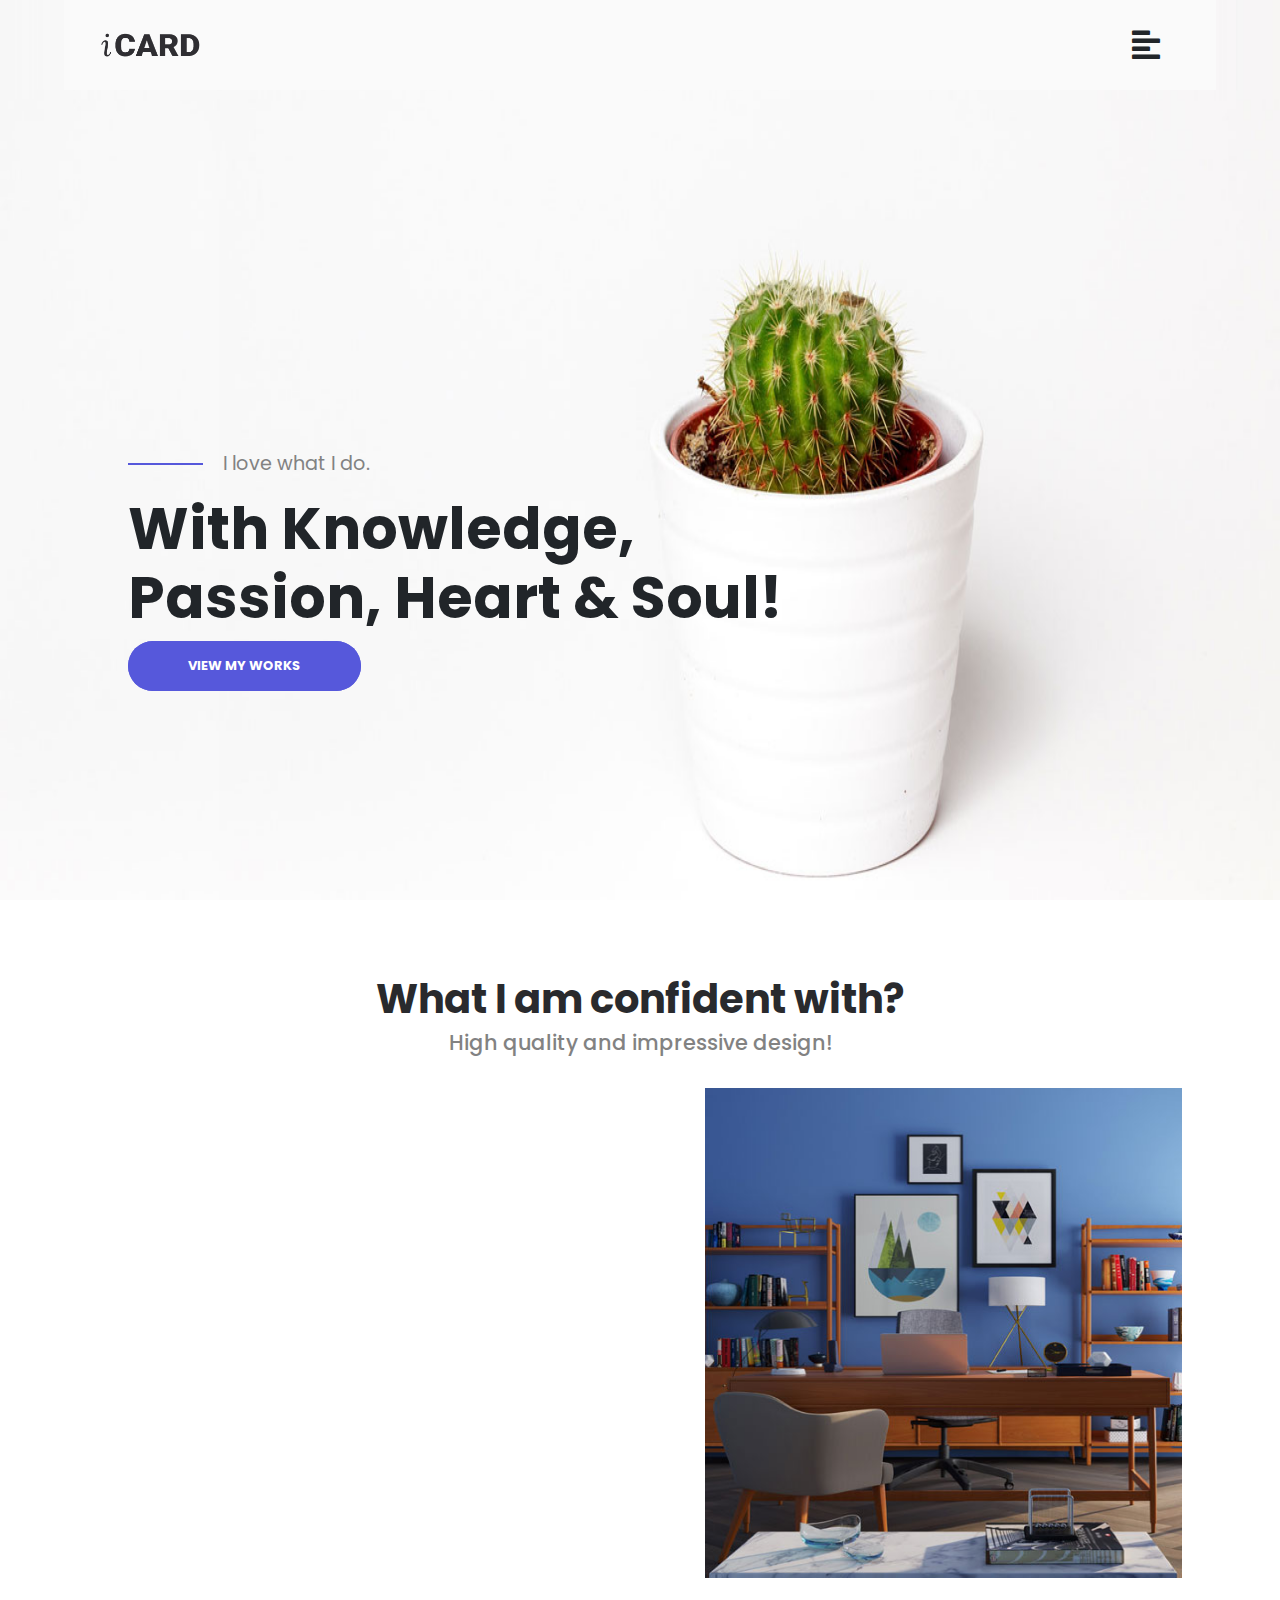
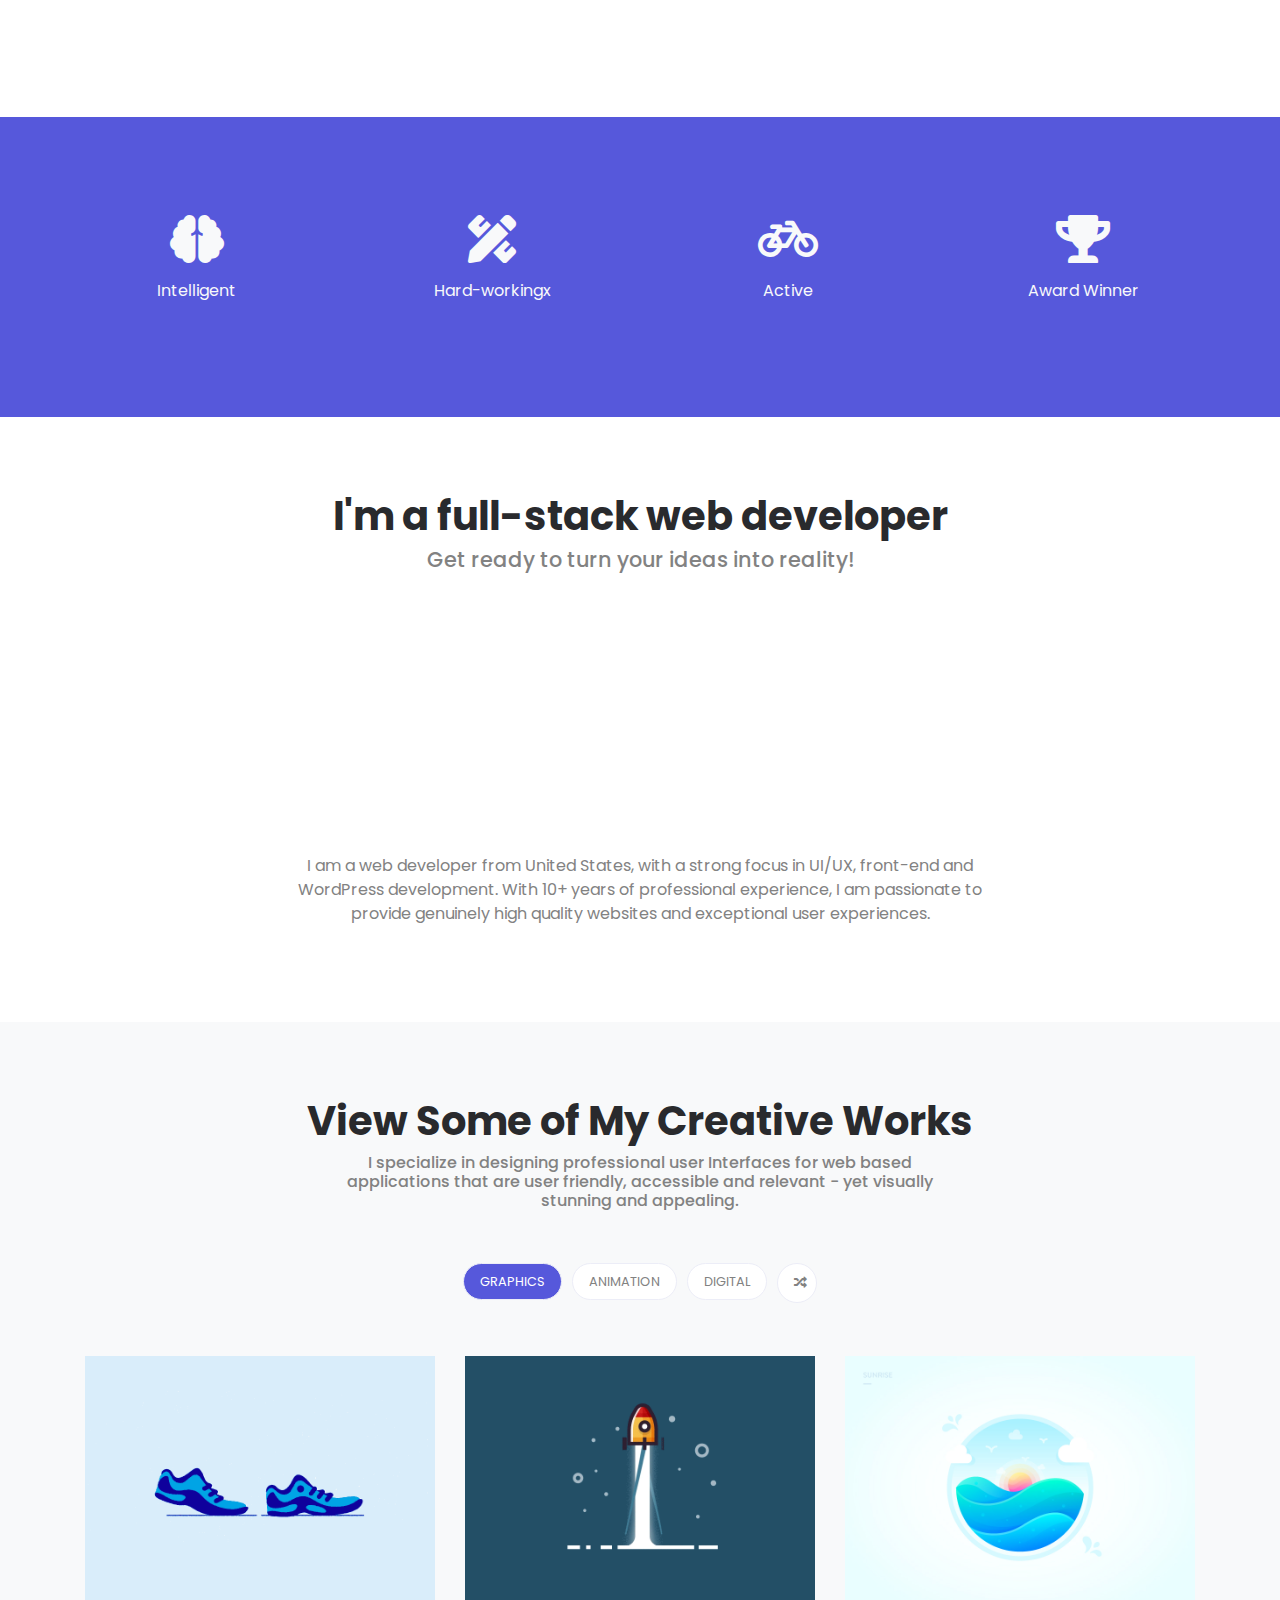
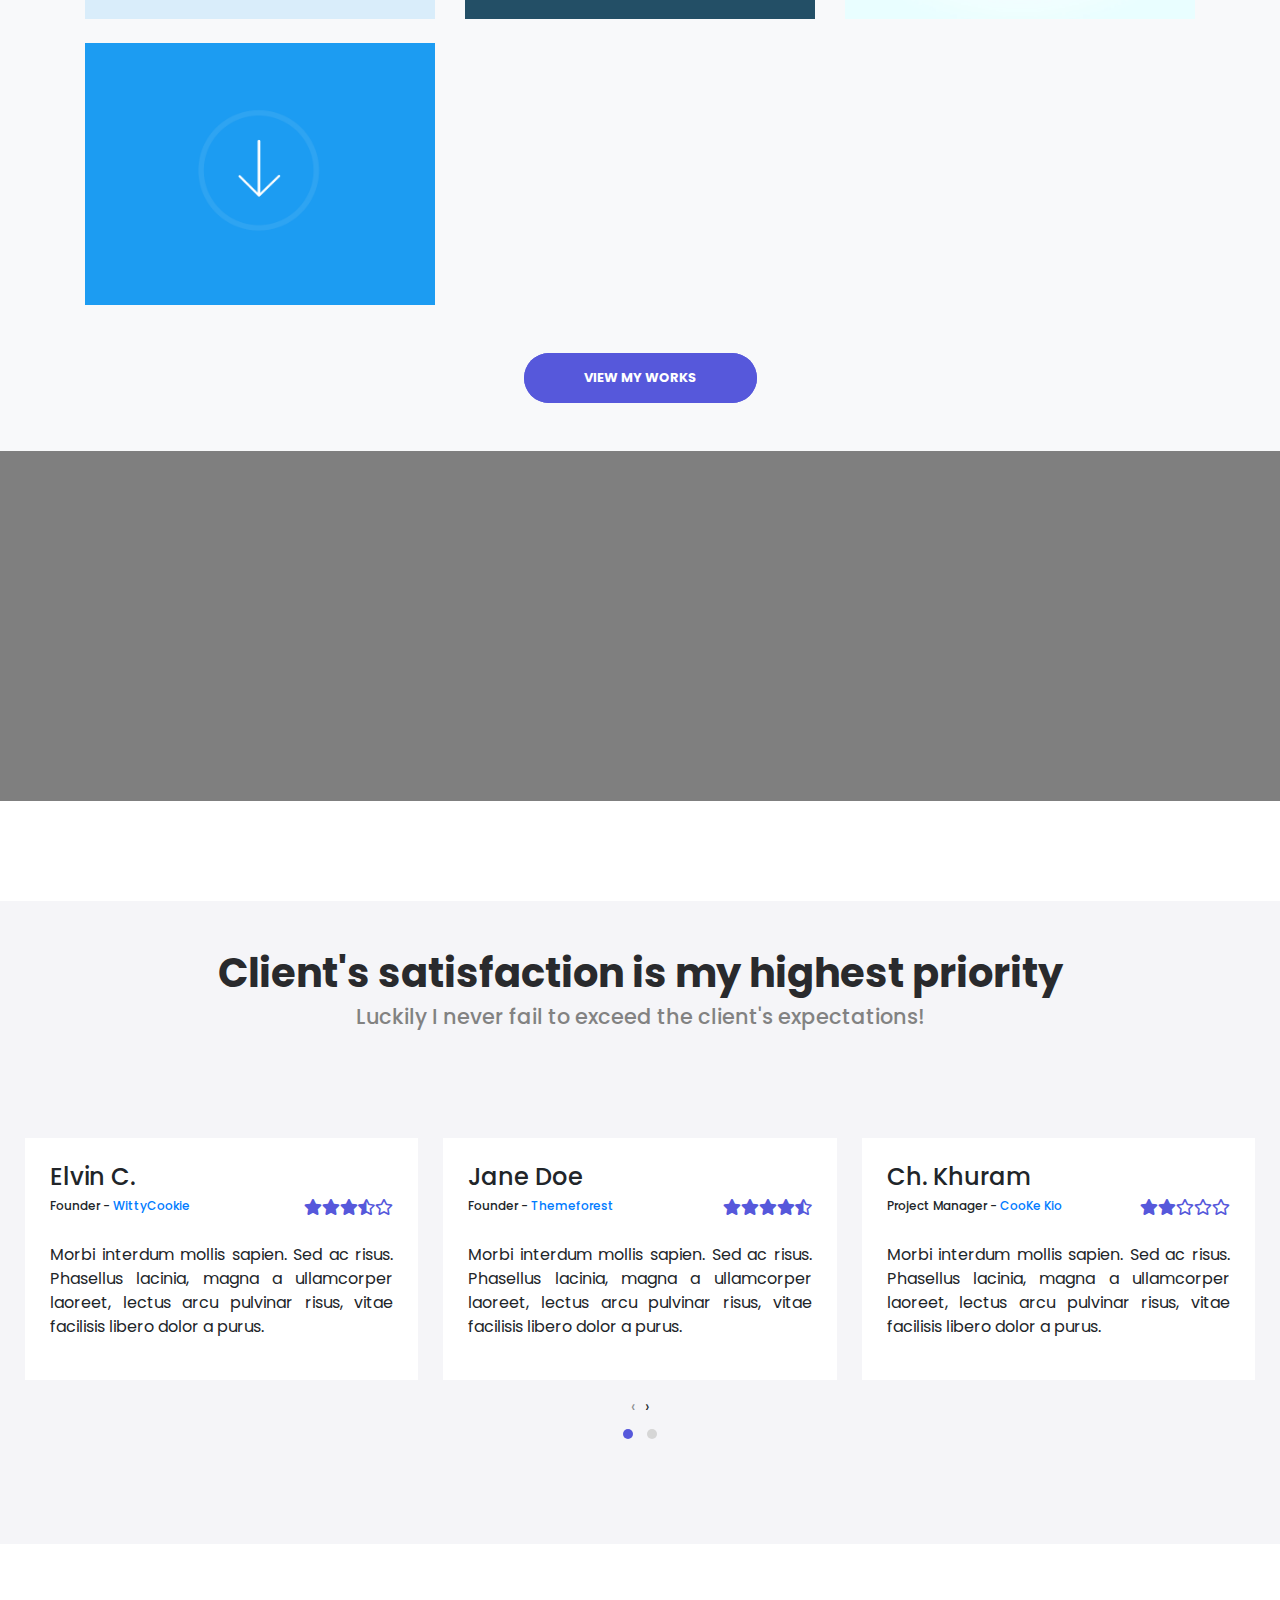
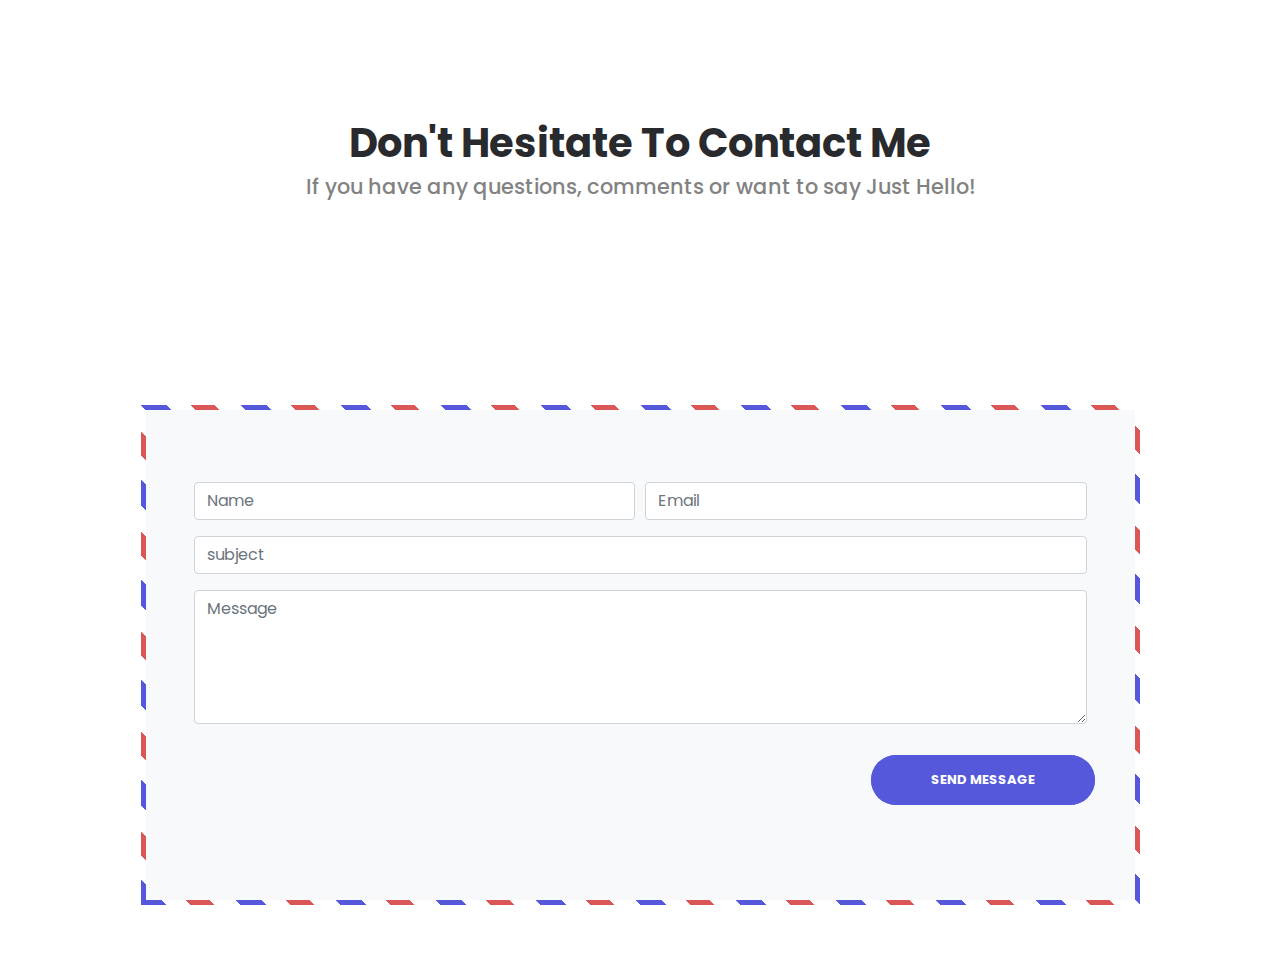
<file: index.html>
<html>

    <head>
        <link rel="stylesheet" href="css/bootstrap.min.css"/>
        <link rel="stylesheet" href="css/index_style.css"/>
        <link rel="stylesheet" href="css/owl.carousel.min.css"/>
        <link rel="stylesheet" href="css/owl.theme.default.min.css"/>
        <link rel="stylesheet" href="css/animate.css"/>
        <link rel="stylesheet" href="css/all.css"/>  
        <link href="https://fonts.googleapis.com/css?family=Poppins" rel="stylesheet">
        <meta name="viewport" content="width=device-width, initial-scale=1">
      
        
    </head>
    <body>
    <header class="home" id="home">
        <div class="overlay">
            <div class="contain">
                <nav class="navbar navbar-expand-sm navbar-light">
                    <a class="navbar-brand" href="#"><img src="images/asset 0.png"></a>
                    <button class="navbar-toggler d-lg-none" type="button" data-toggle="collapse" data-target="#collapsibleNavId" aria-controls="collapsibleNavId"
                        aria-expanded="false" aria-label="Toggle navigation">
                        <span class="navbar-toggler-icon"></span>
                    </button>
                    <div class="collapse navbar-collapse" id="collapsibleNavId">
                        <ul class="navbar-nav ml-auto ">
                            <li class="nav-item mt-2">
                                <a class="nav-link mx-1 active" href="#home">Home</a>
                            </li>
                            <li class="nav-item mt-2">
                                <a class="nav-link mx-1" href="#service">Services</a>
                            </li>
                            <li class="nav-item mt-2">
                                <a class="nav-link mx-1" href="#about">About</a>
                            </li>
                            <li class="nav-item mt-2">
                                <a class="nav-link mx-1" href="#portfolio">Portfolio</a>
                            </li>
                            <li class="nav-item mt-2">
                                <a class="nav-link mx-1" href="#testimonials">Testimonials</a>
                            </li>
                            <li class="nav-item mt-2">
                                <a class="nav-link mx-1" href="#contact">Contact</a>
                            </li>
                            <li class="nav-item mt-2">
                                <a class="nav-link mx-1" href="#">Case Study</a>
                            </li>
                            <li class=" ">
                                <i class="fas fa-align-left fa-2x"></i>
                            </li>
                        </ul>
                        
                    </div>
                </nav>
                <div class="home-caption">
                    <p class="sub-title">&nbsp; &nbsp; I love what I do.</p>
                    <h1>
                        With Knowledge, 
                        <br>
                        Passion, Heart & Soul!
                    </h1>
                    <button  class="aware-button"><span>VIEW MY WORKS</span></button> 
                </div>
            </div>
        </div>
    </header>
    <section class="service" id="service">
        <div class="contain">
            <div class="service-title">
                <h1 class="text-center">What I am confident with?</h1>
                <h6 class="text-center">High quality and impressive design!</h6>
                <div class="row">
                    <div class="col-md-6">
                        <div class="service-describtion">
                            <div class="row wow fadeIn" data-wow-duration="2s">
                                <div class="col-sm-3">
                                    <i class="far fa-compass fa-4x ml-5 rounded-circle  mt-3"></i> 
                            
                                </div>
                                <div class="col-sm-9">
                                    <h3>User Experience Design</h3>
                                    <p>Donec nec justo eget felis facilisis fermentum. Aliquam porttitor mauris sit amet orci. Aenean dignissim pellentesque felis.</p>
                                </div>
                            </div>
                        </div>
                        <div class="service-describtion">
                            <div class="row wow fadeIn" data-wow-duration="2s">
                                <div class="col-sm-3">
                                    <i class="far fa-surprise fa-4x ml-5 rounded-circle  mt-3"></i> 
                            
                                </div>
                                <div class="col-sm-9">
                                    <h3>User Experience Design</h3>
                                    <p>Donec nec justo eget felis facilisis fermentum. Aliquam porttitor mauris sit amet orci. Aenean dignissim pellentesque felis.</p>
                                </div>
                            </div>
                        </div>
                        <div class="service-describtion" data-wow-duration="2s">
                            <div class="row wow fadeIn">
                                <div class="col-sm-3">
                                    <i class="fas fa-shield-alt p-1 fa-4x ml-5 rounded-circle  mt-3"></i> 
                            
                                </div>
                                <div class="col-sm-9">
                                    <h3>User Experience Design</h3>
                                    <p>Donec nec justo eget felis facilisis fermentum. Aliquam porttitor mauris sit amet orci. Aenean dignissim pellentesque felis.</p>
                                </div>
                            </div>
                        </div>
                        
                    </div>
                    <div class="col-md-6">
                        <img src="images/services.jpg" class="img-fluid mt-4">
                    </div>
                </div>
            </div>
        </div>
    </section>
    <section class="icons d-flex">
        <div class="contain">
            <div class="row">
                <div class="col-md-3"><i class="fas fa-brain fa-3x text-light text-center d-flex justify-content-center align-items-center"></i><p class="d-flex justify-content-center mt-3 text-light">Intelligent</p></div>
                <div class="col-md-3"><i class="fas fa-pencil-ruler fa-3x text-light d-flex justify-content-center"></i><p class="d-flex justify-content-center mt-3 text-light">Hard-workingx</p></div>
                <div class="col-md-3"><i class="fas fa-bicycle fa-3x text-light d-flex justify-content-center"></i><p class="d-flex justify-content-center mt-3 text-light">Active</p></div>
                <div class="col-md-3"><i class="fas fa-trophy fa-3x text-light d-flex justify-content-center"></i><p class="d-flex justify-content-center mt-3 text-light">Award Winner</p></div>
            </div>
            
        </div>
    </section>
    <section class="about" id="about">
        <div class="contain">
            <h1 class="text-center">I'm a full-stack web developer</h1>
            <h6 class="text-center">Get ready to turn your ideas into reality!</h6>

            <div class="row my-5">
                <div class="col-md-4">
                    <div class="skill-bar wow fadeIn" data-wow-duration="2s">
                            <h5>HTML5</h5> 
                            <div class="progress">
                                    <div class="progress-bar" role="progressbar" style="width: 100%;" aria-valuenow="100" aria-valuemin="0" aria-valuemax="100">100%</div>
                            </div>
                    </div>
                    <div class="skill-bar mt-3 wow fadeIn" data-wow-duration="2s" data-wow-delay=".2s">
                            <h5>jQuery</h5> 
                            <div class="progress">
                                    <div class="progress-bar" role="progressbar" style="width: 85%;" aria-valuenow="85" aria-valuemin="15   " aria-valuemax="85">85%</div>
                                
                            </div>
                    </div>
                    <div class="skill-bar mt-3 wow fadeIn " data-wow-duration="2s" data-wow-delay=".4s">
                            <h5>Node</h5> 
                            <div class="progress">
                                <div class="progress-bar" role="progressbar" style="width: 50%;" aria-valuenow="50" aria-valuemin="50" aria-valuemax="50">50%</div>
                            </div>
                    </div>
                </div>
                <div class="col-md-4">
                        <div class="skill-bar wow fadeIn" data-wow-duration="2s">
                                <h5>CSS3</h5> 
                                <div class="progress">
                                        <div class="progress-bar" role="progressbar" style="width: 95%;" aria-valuenow="95" aria-valuemin="15" aria-valuemax="95">95%</div>
                                </div>
                        </div>
                        <div class="skill-bar mt-3 wow fadeIn "  data-wow-duration="2s" data-wow-delay=".2s">
                                <h5>React</h5> 
                                <div class="progress">
                                        <div class="progress-bar" role="progressbar" style="width: 90%;" aria-valuenow="90" aria-valuemin="10" aria-valuemax="90">90%</div>
                                    
                                </div>
                        </div>
                        <div class="skill-bar mt-3 wow fadeIn "  data-wow-duration="2s" data-wow-delay=".4s">
                                <h5>npm</h5> 
                                <div class="progress">
                                    <div class="progress-bar" role="progressbar" style="width: 80%;" aria-valuenow="80" aria-valuemin="20" aria-valuemax="80">80%</div>
                                </div>
                        </div>
                    </div>
                    <div class="col-md-4">
                            <div class="skill-bar wow fadeIn"  data-wow-duration="2s" >
                                    <h5>JavaScript</h5> 
                                    <div class="progress">
                                            <div class="progress-bar" role="progressbar" style="width: 95%;" aria-valuenow="95" aria-valuemin="15" aria-valuemax="95">95%</div>
                                    </div>
                            </div>
                            <div class="skill-bar mt-3 wow fadeIn"  data-wow-duration="2s" data-wow-delay=".2s">
                                    <h5>Angular</h5> 
                                    <div class="progress">
                                            <div class="progress-bar" role="progressbar" style="width: 65%;" aria-valuenow="65" aria-valuemin="35   " aria-valuemax="65">65%</div>
                                        
                                    </div>
                            </div>
                            <div class="skill-bar mt-3 wow fadeIn "  data-wow-duration="2s"  data-wow-delay=".4s">
                                    <h5>Gulp</h5> 
                                    <div class="progress">
                                            <div class="progress-bar" role="progressbar" style="width: 95%;" aria-valuenow="95" aria-valuemin="15" aria-valuemax="95">95%</div>
                                    </div>
                            </div>
                        </div>
            </div>
            <div class=" text-center about-caption my-5 py-5">I am a web developer from United States, with a strong focus in UI/UX, front-end and WordPress development. With 10+ years of professional experience, I am passionate to provide genuinely high quality websites and exceptional user experiences.</div>
        </div>

        
    </section>
    <section class="portfolio mt-5" id="portfolio">
        <div class="container">
                <h1 class="text-center">View Some of My Creative Works</h1>
                <h6 class="text-center my-2">I specialize in designing professional user Interfaces for web based applications that are user friendly, accessible and relevant - yet visually stunning and appealing.</h6>
        
                <ul class="nav nav-pills mb-3 justify-content-center my-5" id="pills-tab" role="tablist">
                        <li class="nav-item">
                          <a class="nav-link active" id="pills-home-tab" data-toggle="pill" href="#pills-home" role="tab" aria-controls="pills-home" aria-selected="true">GRAPHICS</a>
                        </li>
                        <li class="nav-item">
                          <a class="nav-link" id="pills-profile-tab" data-toggle="pill" href="#pills-profile" role="tab" aria-controls="pills-profile" aria-selected="false">ANIMATION</a>
                        </li>
                        <li class="nav-item">
                          <a class="nav-link" id="pills-contact-tab" data-toggle="pill" href="#pills-contact" role="tab" aria-controls="pills-contact" aria-selected="false">DIGITAL</a>
                        </li>
                        <li class="nav-item">
                                <a class="nav-link nav-icon d-flex" id="pills-random-tab" data-toggle="pill" href="#pills-random" role="tab" aria-controls="pills-random" aria-selected="false"><i class="fas fa-random d-flex justify-content-center align-items-center"></i></a>
                              </li>
                      </ul>
                      <div class="tab-content" id="pills-tabContent">
                        <div class="tab-pane fade show active" id="pills-home" role="tabpanel" aria-labelledby="pills-home-tab">
                            <div class="row">
                                <div class="col-md-4 samples ">
                                    <div class="sample">
                                        <img src="./images/asset 3.gif" class="img-fluid">
                                    </div>
                                    <div class="sample-info"><h3 class="text-center">Walking Shoes</h3><p class="text-center">A creative digital agency</p></div>
                                </div>
                                <div class="col-md-4 samples">
                                        <div class="sample">
                                            <img src="./images/asset 4.gif" class="img-fluid">
                                        </div>
                                        <div class="sample-info"><h3 class="text-center">SpaceX Launch</h3><p class="text-center">A creative digital agency</p></div>
                                    </div>
                                    <div class="col-md-4 samples">
                                            <div class="sample">
                                                <img src="./images/asset 6.jpeg" class="img-fluid">
                                            </div>
                                            <div class="sample-info"><h3 class="text-center">Dazzling Oceans</h3><p class="text-center">A creative digital agency</p></div>
                                        </div>
                                        <div class="col-md-4 samples mt-4">
                                                <div class="sample">
                                                    <img src="./images/asset 7.gif" class="img-fluid">
                                                </div>
                                                <div class="sample-info"><h3 class="text-center">Download Animation</h3><p class="text-center">A creative digital agency</p></div>
                                            </div>
                            </div>
                        </div>
                        <div class="tab-pane fade" id="pills-profile" role="tabpanel" aria-labelledby="pills-profile-tab">
                                <div class="row">
                                        <div class="col-md-4 samples">
                                                <div class="sample">
                                                    <img src="./images/asset 4.gif" class="img-fluid">
                                                </div>
                                                <div class="sample-info"><h3 class="text-center">SpaceX Launch</h3><p class="text-center">A creative digital agency</p></div>
                                            </div>
                                            <div class="col-md-4 samples">
                                                    <div class="sample">
                                                        <img src="./images/asset 5.png" class="img-fluid">
                                                    </div>
                                                    <div class="sample-info"><h3 class="text-center"> Digital Coconut</h3><p class="text-center">A creative digital agency</p></div>
                                                </div>
                                            <div class="col-md-4 samples">
                                                    <div class="sample">
                                                        <img src="./images/asset 6.jpeg" class="img-fluid">
                                                    </div>
                                                    <div class="sample-info"><h3 class="text-center">Dazzling Oceans</h3><p class="text-center">A creative digital agency</p></div>
                                                </div>
                                                <div class="col-md-4 samples mt-4">
                                                        <div class="sample">
                                                            <img src="./images/asset 8.jpeg" class="img-fluid">
                                                        </div>
                                                        <div class="sample-info"><h3 class="text-center">Dropbox Shoes</h3><p class="text-center">A creative digital agency</p></div>
                                                    </div>
                                    </div>
                        </div>
                        <div class="tab-pane fade" id="pills-contact" role="tabpanel" aria-labelledby="pills-contact-tab">
                                <div class="row">
                                        <div class="col-md-4 samples">
                                            <div class="sample">
                                                <img src="./images/asset 3.gif" class="img-fluid">
                                            </div>
                                            <div class="sample-info"><h3 class="text-center">Walking Shoes</h3><p class="text-center">A creative digital agency</p></div>
                                        </div>
                                        <div class="col-md-4 samples">
                                                <div class="sample">
                                                    <img src="./images/asset 5.png" class="img-fluid">
                                                </div>
                                                <div class="sample-info"><h3 class="text-center">Digital Coconut</h3><p class="text-center">A creative digital agency</p></div>
                                            </div>
                                            
                                                <div class="col-md-4 samples mt-4">
                                                        <div class="sample">
                                                            <img src="./images/asset 7.gif" class="img-fluid">
                                                        </div>
                                                        <div class="sample-info"><h3 class="text-center">Download Animation</h3><p class="text-center">A creative digital agency</p></div>
                                                    </div>
                                                    <div class="col-md-4 samples">
                                                            <div class="sample">
                                                                <img src="./images/asset 8.jpeg" class="img-fluid">
                                                            </div>
                                                            <div class="sample-info"><h3 class="text-center">Dropbox Shoes</h3><p class="text-center">A creative digital agency</p></div>
                                                        </div>
                                    </div>
                        </div>
                        <div class="tab-pane fade" id="pills-random" role="tabpanel" aria-labelledby="pills-random-tab">
                                <div class="row">
                                        <div class="col-md-4 samples ">
                                                <div class="sample">
                                                    <img src="./images/asset 4.gif" class="img-fluid">
                                                </div>
                                                <div class="sample-info"><h3 class="text-center">SpaceX Launch</h3><p class="text-center">A creative digital agency</p></div>
                                            </div>
                                            <div class="col-md-4 samples">
                                                    <div class="sample">
                                                        <img src="./images/asset 5.png" class="img-fluid">
                                                    </div>
                                                    <div class="sample-info"><h3 class="text-center"> Digital Coconut</h3><p class="text-center">A creative digital agency</p></div>
                                                </div>
                                            <div class="col-md-4 samples">
                                                    <div class="sample">
                                                        <img src="./images/asset 6.jpeg" class="img-fluid">
                                                    </div>
                                                    <div class="sample-info"><h3 class="text-center">Dazzling Oceans</h3><p class="text-center">A creative digital agency</p></div>
                                                </div>
                                                <div class="col-md-4 samples mt-4">
                                                        <div class="sample">
                                                            <img src="./images/asset 8.jpeg" class="img-fluid">
                                                        </div>
                                                        <div class="sample-info"><h3 class="text-center">Dropbox Shoes</h3><p class="text-center">A creative digital agency</p></div>
                                                    </div>
                                                    <div class="col-md-4 samples mt-4">
                                                            <div class="sample">
                                                                <img src="./images/asset 3.gif" class="img-fluid">
                                                            </div>
                                                            <div class="sample-info"><h3 class="text-center">Walking Shoes</h3><p class="text-center">A creative digital agency</p></div>
                                                        </div>
                                    </div>   
                        </div>
                      </div>
                      <div class="potoflio-btn text-center">
                            <button  class="aware-button my-5 "><span>VIEW MY WORKS</span></button>
                      </div> 
        </div>

    </section>
    <section class="records"  >
        <div class="records-overlay">
            <div class="container">
                <div class="row">
                    <div class="col-md-3 wow fadeIn" data-wow-duration="2s">
                        <div class="record text-center text-light">
                                <i class="far fa-clock fa-4x"></i>
                                <h3 id="hours-worked" class="mt-3 counter-value" data-count="3645"></h3>
                                <p>Hours Worked</p>
                        </div>
                    </div>
                    <div class="col-md-3 wow fadeIn" data-wow-duration="2s">
                            <div class="record text-center text-light">
                                    <i class="far fa-user fa-4x"></i>
                                    <h3 id="total-clients" class="mt-3 counter-value" data-count="17282"></h3>
                                    <p>Total Clients</p>
                            </div>
                        </div>
                        <div class="col-md-3 wow fadeIn" data-wow-duration="2s">
                                <div class="record text-center text-light">
                                        <i class="fas fa-trophy fa-4x"></i>
                                        <h3 id="projects-completed" class="mt-3 counter-value" data-count="1295"></h3>
                                        <p>Projects Completed</p>
                                </div>
                            </div>
                            <div class="col-md-3 wow fadeIn" data-wow-duration="2s">
                                    <div class="record text-center text-light">
                                            <i class="far fa-edit fa-4x"></i>
                                            <h3 id="star-reviews" class="mt-3 counter-value" data-count="5716"></h3>
                                            <p>5 Star Reviews</p>
                                    </div>
                                </div>

                </div>
            </div>
        </div>

    </section>
       <section class="testimonials" id="testimonials">
                <h1 class="text-center pt-5">Client's satisfaction is my highest priority</h1>
                <h6 class="text-center"  >Luckily I never fail to exceed the client's expectations!</h6>  
                <div class="owl-carousel owl-theme">
                    <div class="item client-review">
                        <h4>Elvin C.</h4><h5 class="float-left">Founder - <span>WittyCookie</span></h5>
                        <div class="float-right"><i class="fas fa-star"></i><i class="fas fa-star"></i><i class="fas fa-star"></i><i class="fas fa-star-half-alt"></i><i class="far fa-star"></i></div><br>
                        <p>Morbi interdum mollis sapien. Sed ac risus. Phasellus lacinia, magna a ullamcorper laoreet, lectus arcu pulvinar risus, vitae facilisis libero dolor a purus.</p>
                        
                    </div>
                    <div class="item client-review">
                        <h4>Jane Doe</h4><h5 class="float-left">Founder - <span>Themeforest</span></h5>
                        <div class="float-right"><i class="fas fa-star"></i><i class="fas fa-star"></i><i class="fas fa-star"></i><i class="fas fa-star"></i><i class="fas fa-star-half-alt"></i></div><br>
                            <p>Morbi interdum mollis sapien. Sed ac risus. Phasellus lacinia, magna a ullamcorper laoreet, lectus arcu pulvinar risus, vitae facilisis libero dolor a purus.</p>
                    </div>
                    <div class="item client-review">
                        <h4>Ch. Khuram</h4><h5 class="float-left">Project Manager -  <span>CooKe Kio</span></h5>
                        <div class="float-right"><i class="fas fa-star"></i><i class="fas fa-star"></i><i class="far fa-star"></i><i class="far fa-star"></i><i class="far fa-star"></i></div><br>
                        <p>Morbi interdum mollis sapien. Sed ac risus. Phasellus lacinia, magna a ullamcorper laoreet, lectus arcu pulvinar risus, vitae facilisis libero dolor a purus.</p>
                    </div>
                    <div class="item client-review">
                        <h4>Cole M.</h4><h5 class="float-left">CEO at <span>uipro.net</span></h5>
                        <div class="float-right"><i class="fas fa-star"></i><i class="fas fa-star"></i><i class="fas fa-star"></i><i class="fas fa-star"></i><i class="fas fa-star"></i></div><br>
                        <p>Morbi interdum mollis sapien. Sed ac risus. Phasellus lacinia, magna a ullamcorper laoreet, lectus arcu pulvinar risus, vitae facilisis libero dolor a purus.</p>
                    </div>
                </div>
                
       </section>
       <section class="contact" id="contact">
           <div class="container">
                <h1 class="text-center">Don't Hesitate To Contact Me</h1>
                <h6 class="text-center">If you have any questions, comments or want to say Just Hello!</h6>
                <div class="row my-4">
                    <div class="col-sm-4 wow fadeIn" data-wow-duration="2s">
                        <div class="text-center">
                             <i class="fas fa-map-marker-alt fa-3x"></i>
                             <h3 class="mt-3">LOCATION</h3>
                             <p>John Smith 300 Boylston Ave E <br>
                                Seattle WA 48499 USA
                            </p>
                        </div>
                    </div>
                    <div class="col-sm-4 wow fadeIn" data-wow-duration="2s">
                            <div class="text-center">
                                 <i class="fas fa-envelope-open fa-3x"></i>
                                 <h3 class="mt-3">EMAIL</h3>
                                 <p>example@gmail.com <br>
                                    info@uipro.net
                                </p>
                            </div>
                        </div>
                        <div class="col-sm-4 wow fadeIn" data-wow-duration="2s">
                                <div class="text-center">
                                     <i class="fas fa-mobile-alt fa-3x"></i>
                                     <h3 class="mt-3">PHONE</h3>
                                     <p>(092) 93X-4XX9 <br>
                                        063X-736XXX2
                                    </p>
                                </div>
                            </div>
                </div>
                <div class="parent">
                    <div class="child">
                            <form class="mt-4 p-5">
                                    <div class="form-row">
                                      <div class="col">
                                        <input type="text" class="form-control" placeholder="Name">
                                      </div>
                                      <div class="col">
                                        <input type="text" class="form-control" placeholder="Email">
                                      </div>
                                    </div>
                                    <div class="form-group mt-3">
                                            
                                            <input type="text" class="form-control" id="formGroupExampleInput" placeholder="subject">
                                            <textarea class="form-control mt-3" id="exampleFormControlTextarea1" rows="5" placeholder="Message"></textarea>
                                          </div>
                                  </form>
                                  <button  class="aware-button "><span>SEND MESSAGE</span></button>
                    </div>
                </div>
           </div>
       </section>
        <div class="back-top">
            <button><i class="fas fa-angle-up"></i></button>
        </div>
        
    <script src="js/jquery-3.3.1.min.js"></script>    
    <script src="js/popper.min.js"></script>    
    <script src="js/bootstrap.min.js"></script>
    <script src="js/countUp.min.js"></script>
    <script src="js/owl.carousel.min.js"></script>
    <script src="js/wow.min.js"></script>
    <script src="js/main.js"></script>

    </body>
</html>
</file>
<file: css/index_style.css>
body{
    font-family: 'Poppins', sans-serif;

}
/* header style */
header{
    background-image: url("../images/asset 10.jpeg");
    background-attachment: fixed;
    background-size: 100% 125%;
    width: 100%;
    height: 100%;
}

.contain{
    width: 90% !important;
    margin: auto !important;

}
/* navbar style */
.navbar{
    background-color: #fafafa !important;

}
.navbar img{
    width: 100px;
    height: 24px;
    margin: 20px
}
.navbar .fas {
    margin: 10px 40px
}
.navbar .nav-item{
    display: none;
    
}
.nav-link{
    color: #a6a6ad ;
    font-size: 15.5 !important
}
.navbar-light .navbar-nav .active>.nav-link, .navbar-light .navbar-nav .nav-link.active, .navbar-light .navbar-nav .nav-link.show, .navbar-light .navbar-nav .show>.nav-link{
    color: #5658DB;
}
.sub-title::before{
    content: '';
    display: inline-block;
    background: #5658DB;
    height: 2px;
    width: 75px;
    position: relative;
    left: 0px;
    top: -5px;

}
.home-caption{
    position: absolute;
    left: 10%;
    top: 50%;
}
.sub-title{
  
   color: #828282;
   font-size: 19.2px
}
.home-caption h1{
    font-size: 57.6px;
    line-height: 69.12px;
    font-weight: bolder
}
.home-caption button, .portfolio button, .contact button{
    background-color: #5658DB;
    border-radius: 2rem;
    border: none;
    padding: 15 60;
    font-size: 13px;
    color: #fff;
}
    /* header style --end*/

    /* button aware firection hover */
  .aware-button {
    display: inline-block;
    text-align: center;
    position: relative;
    overflow: hidden;
    cursor: pointer;
    outline: none;
    border: none;
    padding: 24px 38px;
    letter-spacing: em(1.2px);
    text-transform: uppercase;
    font-size: em(18px);
    font-weight: bold;
    color: #fff !important;
    transform: scale(1);
    text-decoration: none;
    transition: color 0.6s cubic-bezier(1, 0, 0.175, 1) 0s, opacity 1.6s cubic-bezier(0.77, 0, 0, 1) 0s, transform 0.4s cubic-bezier(0.68, -0.55, 0.265, 1.55) 0s;
  }
  .aware-button:before {
    content: "";
    position: absolute;
    top: 0;
    left: 0;
    width: 102%;
    height: 102%;
    background-color: #5658DB;
    color: #fff;
    pointer-events: none;
    transform: translateX(-1%) translateY(-1%);
    transition: all 0.6s cubic-bezier(1, 0, 0.175, 1) 0s;
    z-index: 0;
  }
  .aware-button span {
    position: relative;
    pointer-events: none;
    z-index: 2;
  }
  .aware-button.no-anim:before {
    transition: all 0s cubic-bezier(1, 0, 0.175, 1) 0s;
  }
  .aware-button.top{
    transform: skewY(5deg);
  }
  .aware-button.right {
    transform: skewX(15deg);
  }
  .aware-button.left{
    transform: skewX(-10deg);
  }
  .aware-button.bottom, {
    transform: skewY(-5deg);
  }
  .aware-button.top:before {
    transform: translateY(101%);
    
  }
  .aware-button.right:before {
    transform: translateX(-101%);
  }
  .aware-button.bottom:before {
    transform: translateY(-101%);
  }
  .aware-button.left:before {
    transform: translateX(101%);
  }
  .aware-button:focus {
    transform: scale(1.1);
  }
  /* button aware firection hover --end */

  /* service section style */
  .service-title h1 ,.about h1, .portfolio h1, .testimonials h1, .contact h1{
      font-size: 40px;
      color: #292a2d;
      font-weight: bold;
      margin-top: 75px;
  }
  .service-title h6, .about h6, .portfolio h6, .testimonials h6,  .contact h6{
      font-size: 20.8px;
      color: #828282;
  }
  .service-describtion{
      margin: 25px
  }
  .service-describtion i{
      color: #5658db;
      background-color: #f8f9fa
  }
  .service-describtion p{
      color: #828282
  }
  .service img{
      height: 75%;
      width: 85%;
      margin-left: 50px ;
      margin-bottom: 75px;
  }
  /* service section style  --end*/

  .icons{
    height: 300px;
    background-color: #5658db
    
  }
  /* about section style  */
  .skill-bar h5{
      font-size: 14px;
      font-weight: bold
  }
  .progress{
      height: 10px;
  }
  .progress-bar{
    background: rgb(86,89,219);
    background: linear-gradient(90deg, rgba(86,89,219,1) 0%, rgba(86,158,219,1) 100%);
  }
  .about-caption {
      color: #828282;
      width: 60%;
      margin: auto;
  }  
  /* about section style --end */

  /* portfolio section style */
  .portfolio{
      background-color: #F8F9FA;
      overflow: hidden;
  }
  .portfolio h6{
      font-size: 16px;
      width: 55%;
      margin: auto;
      
  }
  .nav .nav-link{
      border-radius: 2rem;
      color: #828282;
      font-size: 12.8px !important;
      background-color: white;
      border: solid 1px #ECEDF7;
      margin: 5px;
  }
  .nav .nav-icon{
      border-radius: 50%;
      width: 40px;
      height: 40px;
      
  }
  .nav .nav-link:hover{
      color: white !important;
      background-color: #5658DB
  }
  .nav-pills .nav-link.active, .nav-pills .show>.nav-link{
      background-color: #5658DB;
      color: white !important;
  }
  .sample{
      position: relative;
  }
  .sample-info{
      position: absolute;
      left: 15px;
      right: 15px;
      top: 0px;
      bottom: 0px;
      background-color: rgba(86, 88, 219, .8);
      transition: all 1s;
      display: none;
      }
  .samples:hover .sample-info{
    display: block;
}
  .sample-info h3{
    margin-top: 35%;
    color: #fff;
  }
  .sample-info p{
    color: #fff;
  }
/* portfolio section style --end */

/* records section style  */
  .records{
      background-image: url("../images/asset\ 11.jpeg");
      background-attachment: fixed;
      height: 350px;
      background-size: 100% 100%;
  }
 .records-overlay{
    width: 100%;
    height: 100%;
    background-color: rgba(0,0,0,.5)
  }
  .record{
      margin-top: 100px
  }
  .record i{
      color: #5658DB
      
  }
  .record p{
      color: #828282;

  }
  /* record section style --end */

  /* testimonials section style */
  .testimonials{
      background-color: #f5f5f8;
      margin: 100px 0px;

  }
  .client-review{
      background-color: white;
      padding: 25px;
      
  }
  .client-review h5{
      font-size: 12px;
  }
  .client-review h5 span{
      color:  #007bff
  }
  .client-review p{
      text-align: justify;
      margin-top: 20px
  }
 .owl-carousel{
     padding: 100px 25px;
 }
 .owl-carousel i{
     color: #5658DB;
 }
 .owl-theme .owl-dots .owl-dot.active span, .owl-theme .owl-dots .owl-dot:hover span{
     background-color: #5658DB !important
 }
 /* testimonials section style --end */

/* contact section style --end */
 .contact{
     overflow: hidden;
     margin: 50px 0px;
 }
 .contact h3{
     font-size: 17px;
     color: #292a2d;
     font-weight: bold;
 }
 .contact p{
     color: #828282
 }
 .contact i{
     color: #5658DB;
 }
 .parent{
    background:rgb(86, 88, 219);
    background: linear-gradient(45deg, rgba(86, 88, 219, 1) 13%, rgba(255, 255, 255, 1) 13%, rgba(255, 255, 255, 1) 25%, rgba(219, 86, 86, 1) 25%, rgba(219, 86, 86, 1) 37%, rgba(255, 255, 255, 1) 37%, rgba(255, 255, 255, 1) 50%, rgba(86, 88, 219, 1) 50%, rgba(86, 88, 219, 1) 63%, rgba(255, 255, 255, 1) 63%, rgba(255, 255, 255, 1) 75%, rgba(219, 86, 86, 1) 75%, rgba(219, 86, 86, 1) 87%, rgba(255, 255, 255, 1) 87%);
    width: 90%;
    margin: auto;
    height: 500px;
    background-size: 100px 100px;
    padding: 5px;

 }
 .child{
     width: 100%;
     height: 100%;
     background-color: #F8F9FA;
     overflow: auto;
     position: relative;
 }
 .contact button{
    position: absolute;
    right: 40px;
    bottom:95px;
 }
 /* back to top button */
 .back-top button{
     position: fixed;
     bottom: 10%;
     right: 1%;
     border-radius: 50%;
     border: 4rem ;
     width: 40px;
     height: 40px;
     color: white;
     background-color: rgba(86, 88, 219, .5);
     display: none;
     z-index: 555555;
     cursor: pointer;

 }
/* back to top button --end */
@media screen and (max-width: 800px)  {
    .home-caption{
        top: 25%;
    }
    .home-caption h1 {
        font-size: 3rem;
    }
    .service-describtion div div{
        display: flex;
        flex-direction: column;
        justify-content: center;
        align-items: center;
        text-align: center;
    }
    .service-describtion div i {
        margin: unset !important;
    }
    .service img {
        height: unset;
        width: unset;
        margin-left: unset;
        margin-bottom: 50px;
    }
    .icons{
        height: unset;
        padding: 10px;
    }
    .about-caption, .portfolio h6{
        width: 100%;
    }
    .records{
        height: unset;
        background-position-x: right;
        display: flex;
    }
    .record {
        margin: 0;
        padding: 12px;
    }
    .testimonials {
        margin: 0;
    }
    .testimonials h1{
        margin: 0;
        padding: 15px !important;
    }
}
</file>
